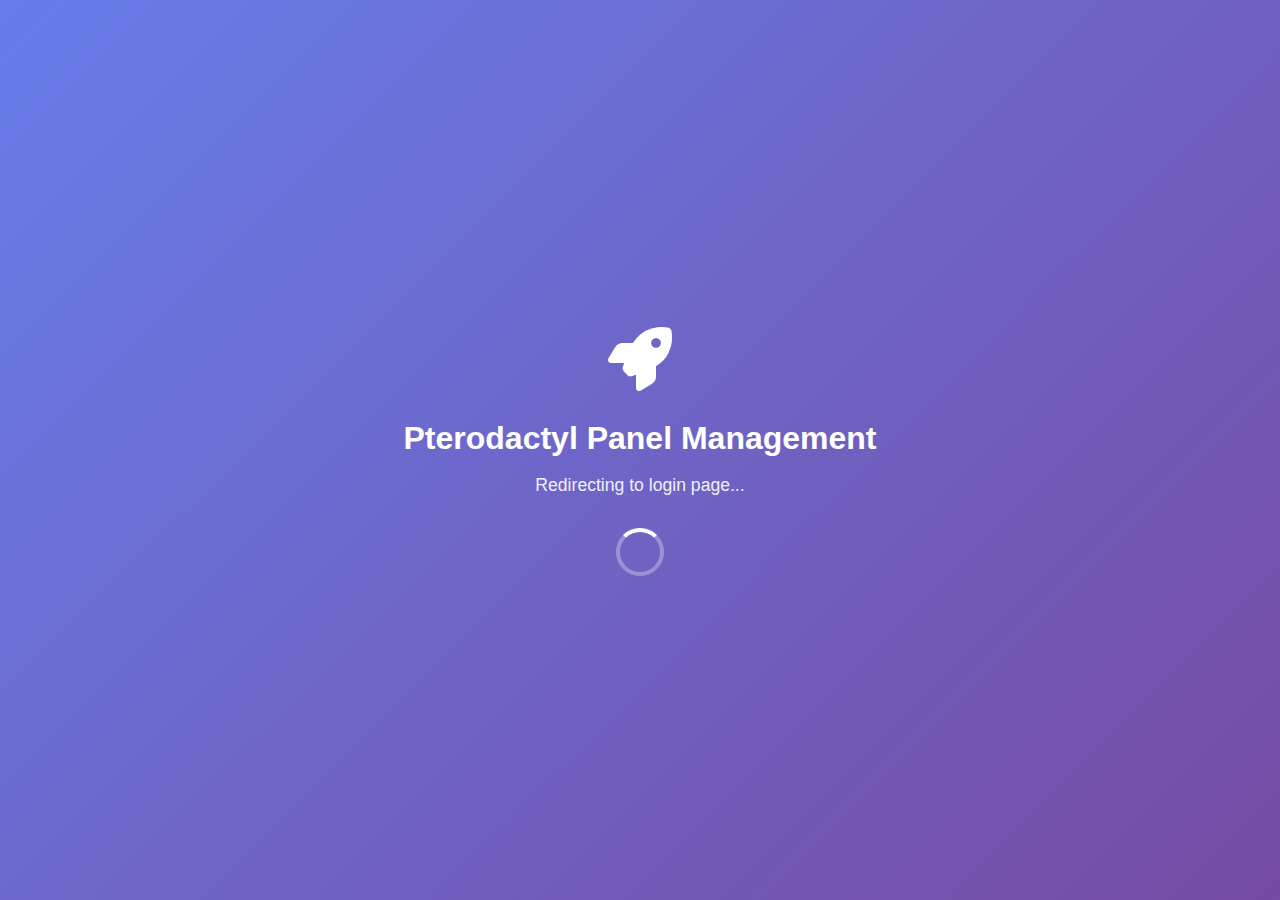
<file: public/index.html>
<!DOCTYPE html>
<html lang="en">
<head>
    <meta charset="UTF-8">
    <meta name="viewport" content="width=device-width, initial-scale=1.0">
    <title>Pterodactyl Panel Management</title>
    <link href="https://cdnjs.cloudflare.com/ajax/libs/font-awesome/6.4.0/css/all.min.css" rel="stylesheet">
    <style>
        body {
            font-family: 'Inter', sans-serif;
            background: linear-gradient(135deg, #667eea 0%, #764ba2 100%);
            min-height: 100vh;
            display: flex;
            justify-content: center;
            align-items: center;
            margin: 0;
            color: white;
        }
        .container {
            text-align: center;
            padding: 2rem;
        }
        .logo {
            font-size: 4rem;
            margin-bottom: 1rem;
        }
        h1 {
            font-size: 2rem;
            margin-bottom: 1rem;
        }
        p {
            font-size: 1.1rem;
            margin-bottom: 2rem;
            opacity: 0.9;
        }
        .spinner {
            width: 40px;
            height: 40px;
            border: 4px solid rgba(255,255,255,0.3);
            border-top: 4px solid white;
            border-radius: 50%;
            animation: spin 1s linear infinite;
            margin: 0 auto;
        }
        @keyframes spin {
            0% { transform: rotate(0deg); }
            100% { transform: rotate(360deg); }
        }
    </style>
</head>
<body>
    <div class="container">
        <div class="logo"><i class="fas fa-rocket"></i></div>
        <h1>Pterodactyl Panel Management</h1>
        <p>Redirecting to login page...</p>
        <div class="spinner"></div>
    </div>

    <script>
        setTimeout(() => {
            window.location.href = 'login.html';
        }, 2000);
    </script>
</body>
</html>
</file>
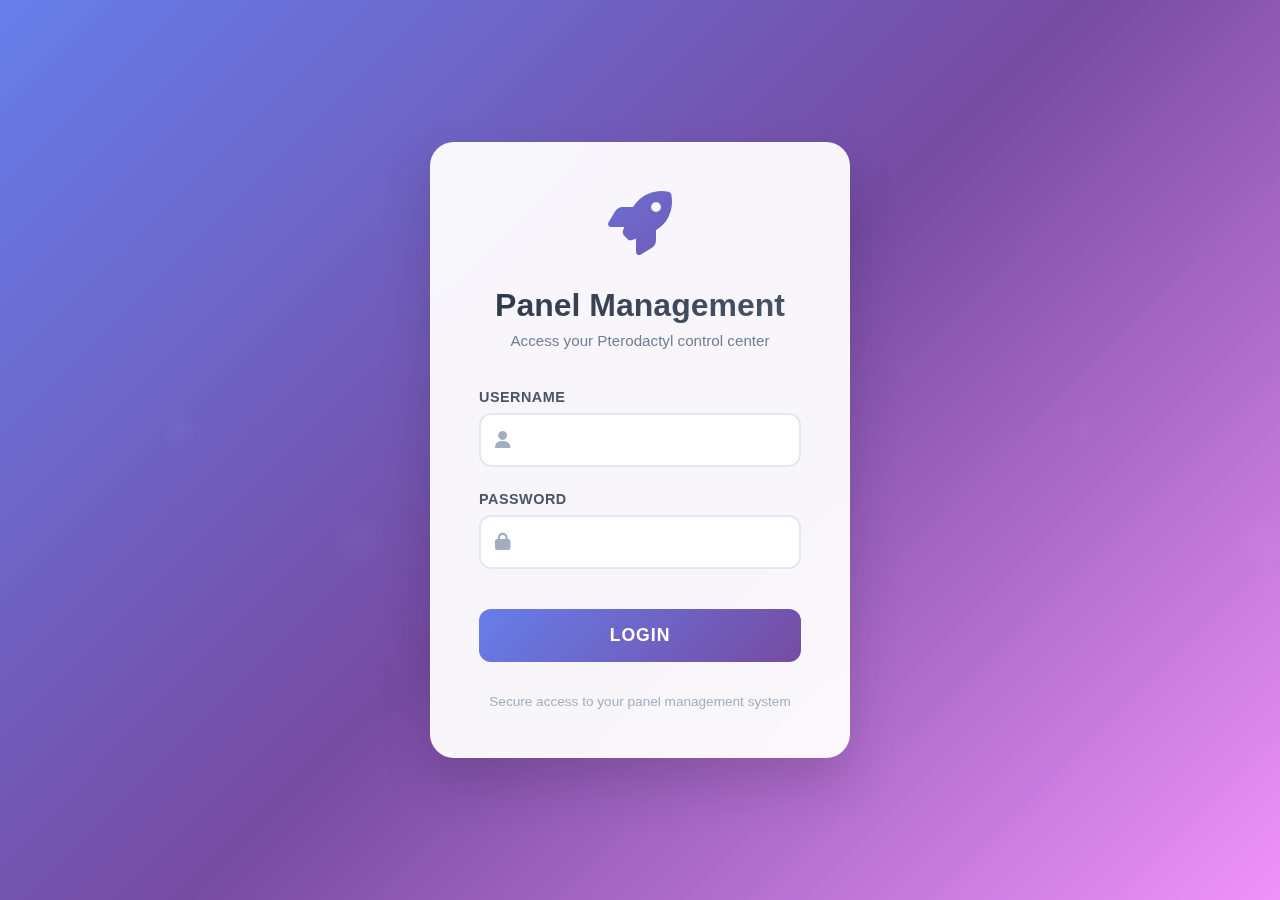
<file: public/dashboard.html>
<!DOCTYPE html>
<html lang="en">
<head>
    <meta charset="UTF-8">
    <meta name="viewport" content="width=device-width, initial-scale=1.0">
    <title>Pterodactyl Dashboard</title>
    <link href="https://cdnjs.cloudflare.com/ajax/libs/font-awesome/6.4.0/css/all.min.css" rel="stylesheet">
    <style>
        * {
            margin: 0;
            padding: 0;
            box-sizing: border-box;
        }

        body {
            font-family: 'Inter', -apple-system, BlinkMacSystemFont, 'Segoe UI', Roboto, sans-serif;
            background: #f7fafc;
            color: #2d3748;
            line-height: 1.6;
        }

        .sidebar {
            position: fixed;
            left: 0;
            top: 0;
            width: 280px;
            height: 100vh;
            background: linear-gradient(180deg, #1a202c 0%, #2d3748 100%);
            color: white;
            padding: 2rem 0;
            z-index: 1000;
            transition: transform 0.3s ease;
            overflow-y: auto;
        }

        .sidebar-header {
            padding: 0 2rem 2rem;
            border-bottom: 1px solid rgba(255, 255, 255, 0.1);
            margin-bottom: 2rem;
        }

        .sidebar-header h2 {
            font-size: 1.5rem;
            font-weight: 700;
            margin-bottom: 0.5rem;
            background: linear-gradient(135deg, #667eea, #764ba2);
            -webkit-background-clip: text;
            -webkit-text-fill-color: transparent;
            background-clip: text;
        }

        .sidebar-header p {
            color: #a0aec0;
            font-size: 0.9rem;
        }

        .nav-menu {
            list-style: none;
        }

        .nav-item {
            margin-bottom: 0.5rem;
        }

        .nav-link {
            display: flex;
            align-items: center;
            padding: 1rem 2rem;
            color: #e2e8f0;
            text-decoration: none;
            transition: all 0.3s ease;
            border-left: 3px solid transparent;
        }

        .nav-link:hover, .nav-link.active {
            background: rgba(102, 126, 234, 0.1);
            border-left-color: #667eea;
            color: white;
        }

        .nav-link i {
            margin-right: 1rem;
            width: 20px;
            text-align: center;
        }

        .main-content {
            margin-left: 280px;
            min-height: 100vh;
            padding: 2rem;
            transition: margin-left 0.3s ease;
        }

        .header {
            background: white;
            padding: 1.5rem 2rem;
            border-radius: 16px;
            box-shadow: 0 4px 6px rgba(0, 0, 0, 0.05);
            margin-bottom: 2rem;
            display: flex;
            justify-content: space-between;
            align-items: center;
        }

        .header h1 {
            font-size: 2rem;
            font-weight: 700;
            background: linear-gradient(135deg, #2d3748, #4a5568);
            -webkit-background-clip: text;
            -webkit-text-fill-color: transparent;
            background-clip: text;
        }

        .header-actions {
            display: flex;
            gap: 1rem;
            align-items: center;
        }

        .user-info {
            display: flex;
            align-items: center;
            gap: 0.75rem;
            padding: 0.5rem 1rem;
            background: #f7fafc;
            border-radius: 12px;
        }

        .user-avatar {
            width: 40px;
            height: 40px;
            border-radius: 50%;
            background: linear-gradient(135deg, #667eea, #764ba2);
            display: flex;
            align-items: center;
            justify-content: center;
            color: white;
            font-weight: 600;
        }

        .stats-grid {
            display: grid;
            grid-template-columns: repeat(auto-fit, minmax(280px, 1fr));
            gap: 1.5rem;
            margin-bottom: 2rem;
        }

        .stat-card {
            background: white;
            padding: 2rem;
            border-radius: 16px;
            box-shadow: 0 4px 6px rgba(0, 0, 0, 0.05);
            position: relative;
            overflow: hidden;
            transition: transform 0.3s ease, box-shadow 0.3s ease;
        }

        .stat-card:hover {
            transform: translateY(-4px);
            box-shadow: 0 12px 25px rgba(0, 0, 0, 0.1);
        }

        .stat-card::before {
            content: '';
            position: absolute;
            top: 0;
            left: 0;
            width: 100%;
            height: 4px;
            background: linear-gradient(135deg, #667eea, #764ba2);
        }

        .stat-icon {
            width: 60px;
            height: 60px;
            border-radius: 16px;
            background: linear-gradient(135deg, #667eea, #764ba2);
            display: flex;
            align-items: center;
            justify-content: center;
            color: white;
            font-size: 1.5rem;
            margin-bottom: 1rem;
        }

        .stat-number {
            font-size: 2.5rem;
            font-weight: 700;
            color: #2d3748;
            margin-bottom: 0.5rem;
            display: block;
        }

        .stat-label {
            color: #718096;
            font-size: 1rem;
            font-weight: 500;
        }

        .content-section {
            background: white;
            border-radius: 16px;
            box-shadow: 0 4px 6px rgba(0, 0, 0, 0.05);
            margin-bottom: 2rem;
            overflow: hidden;
            display: none;
        }

        .content-section.active {
            display: block;
            animation: slideIn 0.5s ease;
        }

        @keyframes slideIn {
            from {
                opacity: 0;
                transform: translateY(20px);
            }
            to {
                opacity: 1;
                transform: translateY(0);
            }
        }

        .section-header {
            padding: 2rem;
            border-bottom: 1px solid #e2e8f0;
            background: linear-gradient(135deg, #f7fafc, #edf2f7);
        }

        .section-title {
            font-size: 1.5rem;
            font-weight: 700;
            color: #2d3748;
            margin-bottom: 0.5rem;
        }

        .section-subtitle {
            color: #718096;
            font-size: 0.95rem;
        }

        .section-content {
            padding: 2rem;
        }

        .form-grid {
            display: grid;
            grid-template-columns: repeat(auto-fit, minmax(250px, 1fr));
            gap: 1.5rem;
        }

        .form-group {
            margin-bottom: 1.5rem;
        }

        .form-label {
            display: block;
            margin-bottom: 0.5rem;
            color: #4a5568;
            font-weight: 600;
            font-size: 0.9rem;
        }

        .form-input {
            width: 100%;
            padding: 0.875rem 1rem;
            border: 2px solid #e2e8f0;
            border-radius: 12px;
            font-size: 1rem;
            transition: all 0.3s ease;
            background: #f7fafc;
        }

        .form-input:focus {
            outline: none;
            border-color: #667eea;
            background: white;
            box-shadow: 0 0 0 3px rgba(102, 126, 234, 0.1);
        }

        .btn {
            display: inline-flex;
            align-items: center;
            gap: 0.5rem;
            padding: 0.875rem 1.5rem;
            border: none;
            border-radius: 12px;
            font-size: 1rem;
            font-weight: 600;
            cursor: pointer;
            transition: all 0.3s ease;
            text-decoration: none;
            text-align: center;
        }

        .btn-primary {
            background: linear-gradient(135deg, #667eea, #764ba2);
            color: white;
        }

        .btn-primary:hover {
            transform: translateY(-2px);
            box-shadow: 0 8px 20px rgba(102, 126, 234, 0.3);
        }

        .btn-danger {
            background: linear-gradient(135deg, #e53e3e, #c53030);
            color: white;
        }

        .btn-danger:hover {
            transform: translateY(-2px);
            box-shadow: 0 8px 20px rgba(229, 62, 62, 0.3);
        }

        .btn-secondary {
            background: #edf2f7;
            color: #4a5568;
        }

        .btn-secondary:hover {
            background: #e2e8f0;
        }

        .item-list {
            max-height: 400px;
            overflow-y: auto;
            border: 2px solid #e2e8f0;
            border-radius: 12px;
            background: #f7fafc;
        }

        .list-item {
            padding: 1.5rem;
            border-bottom: 1px solid #e2e8f0;
            display: flex;
            justify-content: space-between;
            align-items: center;
            background: white;
            transition: background 0.3s ease;
        }

        .list-item:hover {
            background: #f7fafc;
        }

        .list-item:last-child {
            border-bottom: none;
        }

        .item-info h4 {
            font-weight: 600;
            color: #2d3748;
            margin-bottom: 0.25rem;
        }

        .item-info p {
            color: #718096;
            font-size: 0.9rem;
        }

        .item-actions {
            display: flex;
            gap: 0.5rem;
        }

        .message {
            padding: 1rem 1.5rem;
            border-radius: 12px;
            margin-bottom: 1rem;
            font-weight: 500;
            display: flex;
            align-items: center;
            gap: 0.75rem;
        }

        .message.success {
            background: linear-gradient(135deg, #c6f6d5, #9ae6b4);
            color: #22543d;
            border: 1px solid #68d391;
        }

        .message.error {
            background: linear-gradient(135deg, #fed7d7, #feb2b2);
            color: #742a2a;
            border: 1px solid #fc8181;
        }

        .hidden {
            display: none !important;
        }

        .mobile-toggle {
            display: none;
            position: fixed;
            top: 1rem;
            left: 1rem;
            z-index: 1001;
            background: #2d3748;
            color: white;
            border: none;
            padding: 0.75rem;
            border-radius: 12px;
            cursor: pointer;
        }

        @media (max-width: 768px) {
            .sidebar {
                transform: translateX(-100%);
            }
            
            .sidebar.active {
                transform: translateX(0);
            }
            
            .main-content {
                margin-left: 0;
                padding: 1rem;
            }
            
            .mobile-toggle {
                display: block;
            }
            
            .header {
                padding: 1rem;
                margin-top: 3rem;
            }
            
            .header h1 {
                font-size: 1.5rem;
            }
            
            .stats-grid {
                grid-template-columns: 1fr;
                gap: 1rem;
            }
            
            .form-grid {
                grid-template-columns: 1fr;
            }
        }

        .logout-btn {
            position: fixed;
            top: 1rem;
            right: 1rem;
            z-index: 1001;
        }

        .loading {
            display: inline-block;
            width: 20px;
            height: 20px;
            border: 2px solid #ffffff;
            border-radius: 50%;
            border-top-color: transparent;
            animation: spin 1s ease-in-out infinite;
        }

        @keyframes spin {
            to { transform: rotate(360deg); }
        }
    </style>
</head>
<body>
    <button class="mobile-toggle" onclick="toggleSidebar()">
        <i class="fas fa-bars"></i>
    </button>

    <button id="logoutBtn" class="btn btn-danger logout-btn">
        <i class="fas fa-sign-out-alt"></i>
        Logout
    </button>

    <nav class="sidebar" id="sidebar">
        <div class="sidebar-header">
            <h2><i class="fas fa-rocket"></i> Panel Control</h2>
            <p id="welcomeUser">Welcome back</p>
        </div>
        <ul class="nav-menu">
            <li class="nav-item">
                <a href="#" class="nav-link active" data-section="dashboard">
                    <i class="fas fa-tachometer-alt"></i>
                    Dashboard
                </a>
            </li>
            <li class="nav-item">
                <a href="#" class="nav-link" data-section="servers">
                    <i class="fas fa-server"></i>
                    Server Management
                </a>
            </li>
            <li class="nav-item">
                <a href="#" class="nav-link" data-section="admins">
                    <i class="fas fa-users-cog"></i>
                    Admin Management
                </a>
            </li>
            <li class="nav-item">
                <a href="#" class="nav-link" data-section="create">
                    <i class="fas fa-plus"></i>
                    Create Resources
                </a>
            </li>
            <li class="nav-item">
                <a href="#" class="nav-link" data-section="bulk">
                    <i class="fas fa-trash"></i>
                    Bulk Operations
                </a>
            </li>
        </ul>
    </nav>

    <main class="main-content">
        <header class="header">
            <h1><i class="fas fa-chart-line"></i> Control Dashboard</h1>
            <div class="header-actions">
                <div class="user-info">
                    <div class="user-avatar" id="userAvatar">A</div>
                    <span id="currentUser">Admin</span>
                </div>
            </div>
        </header>

        <div id="globalMessage" class="hidden"></div>

        <section id="dashboard-section" class="content-section active">
            <div class="stats-grid">
                <div class="stat-card">
                    <div class="stat-icon">
                        <i class="fas fa-power-off"></i>
                    </div>
                    <span id="activeServers" class="stat-number">0</span>
                    <span class="stat-label">Active Servers</span>
                </div>
                <div class="stat-card">
                    <div class="stat-icon">
                        <i class="fas fa-server"></i>
                    </div>
                    <span id="totalServers" class="stat-number">0</span>
                    <span class="stat-label">Total Servers</span>
                </div>
                <div class="stat-card">
                    <div class="stat-icon">
                        <i class="fas fa-users-cog"></i>
                    </div>
                    <span id="totalAdmins" class="stat-number">0</span>
                    <span class="stat-label">Total Admins</span>
                </div>
                <div class="stat-card">
                    <div class="stat-icon">
                        <i class="fas fa-clock"></i>
                    </div>
                    <span id="uptime" class="stat-number">24h</span>
                    <span class="stat-label">System Uptime</span>
                </div>
            </div>

            <div class="content-section active">
                <div class="section-header">
                    <h2 class="section-title">Quick Actions</h2>
                    <p class="section-subtitle">Most used actions for quick access</p>
                </div>
                <div class="section-content">
                    <div class="form-grid">
                        <button class="btn btn-primary" onclick="showSection('create')">
                            <i class="fas fa-plus"></i>
                            Create New Server
                        </button>
                        <button class="btn btn-primary" onclick="showSection('admins')">
                            <i class="fas fa-user-plus"></i>
                            Add Admin
                        </button>
                        <button class="btn btn-secondary" onclick="refreshAllData()">
                            <i class="fas fa-sync-alt"></i>
                            Refresh Data
                        </button>
                        <button class="btn btn-secondary" onclick="showSection('servers')">
                            <i class="fas fa-list"></i>
                            View All Servers
                        </button>
                    </div>
                </div>
            </div>
        </section>

        <section id="servers-section" class="content-section">
            <div class="section-header">
                <h2 class="section-title">Server Management</h2>
                <p class="section-subtitle">Manage and monitor all your servers</p>
            </div>
            <div class="section-content">
                <div style="margin-bottom: 1.5rem;">
                    <button class="btn btn-primary" onclick="loadServerList()">
                        <i class="fas fa-sync-alt"></i>
                        Refresh Servers
                    </button>
                </div>
                <div id="serverList" class="item-list">
                    <div style="padding: 2rem; text-align: center; color: #718096;">
                        <i class="fas fa-server" style="font-size: 3rem; margin-bottom: 1rem; opacity: 0.3;"></i>
                        <p>Click refresh to load servers</p>
                    </div>
                </div>
            </div>
        </section>

        <section id="admins-section" class="content-section">
            <div class="section-header">
                <h2 class="section-title">Admin Management</h2>
                <p class="section-subtitle">Manage admin users and permissions</p>
            </div>
            <div class="section-content">
                <div style="margin-bottom: 1.5rem;">
                    <button class="btn btn-primary" onclick="loadAdminList()">
                        <i class="fas fa-sync-alt"></i>
                        Refresh Admins
                    </button>
                </div>
                <div id="adminList" class="item-list">
                    <div style="padding: 2rem; text-align: center; color: #718096;">
                        <i class="fas fa-users-cog" style="font-size: 3rem; margin-bottom: 1rem; opacity: 0.3;"></i>
                        <p>Click refresh to load admins</p>
                    </div>
                </div>
            </div>
        </section>

        <section id="create-section" class="content-section">
            <div class="section-header">
                <h2 class="section-title">Create Resources</h2>
                <p class="section-subtitle">Create new servers and admin accounts</p>
            </div>
            <div class="section-content">
                <div class="form-grid">
                    <div>
                        <h3 style="margin-bottom: 1.5rem; color: #2d3748;"><i class="fas fa-server"></i> Create Server</h3>
                        <form id="createServerForm">
                            <div class="form-group">
                                <label class="form-label">Username</label>
                                <input type="text" class="form-input" id="serverUsername" required>
                            </div>
                            <div class="form-group">
                                <label class="form-label">Email</label>
                                <input type="email" class="form-input" id="serverEmail" required>
                            </div>
                            <div class="form-group">
                                <label class="form-label">RAM (MB) - 0 = Unlimited</label>
                                <input type="number" class="form-input" id="serverRam" min="0" value="1000">
                            </div>
                            <div class="form-group">
                                <label class="form-label">Disk (MB) - 0 = Unlimited</label>
                                <input type="number" class="form-input" id="serverDisk" min="0" value="1000">
                            </div>
                            <div class="form-group">
                                <label class="form-label">CPU (%) - 0 = Unlimited</label>
                                <input type="number" class="form-input" id="serverCpu" min="0" max="500" value="100">
                            </div>
                            <div class="form-group">
                                <label class="form-label">Telegram ID (Optional)</label>
                                <input type="text" class="form-input" id="telegramId">
                            </div>
                            <button type="submit" class="btn btn-primary">
                                <i class="fas fa-plus"></i>
                                Create Server
                            </button>
                        </form>
                    </div>

                    <div>
                        <h3 style="margin-bottom: 1.5rem; color: #2d3748;"><i class="fas fa-user-shield"></i> Create Admin</h3>
                        <form id="createAdminForm">
                            <div class="form-group">
                                <label class="form-label">Username</label>
                                <input type="text" class="form-input" id="adminUsername" required>
                            </div>
                            <div class="form-group">
                                <label class="form-label">Email</label>
                                <input type="email" class="form-input" id="adminEmail" required>
                            </div>
                            <button type="submit" class="btn btn-primary">
                                <i class="fas fa-user-plus"></i>
                                Create Admin
                            </button>
                        </form>
                    </div>
                </div>
            </div>
        </section>

        <section id="bulk-section" class="content-section">
            <div class="section-header">
                <h2 class="section-title">Bulk Operations</h2>
                <p class="section-subtitle">Perform bulk actions on servers and users</p>
            </div>
            <div class="section-content">
                <div class="form-grid">
                    <div style="padding: 2rem; background: #fed7d7; border-radius: 12px; border: 1px solid #fc8181;">
                        <h3 style="color: #742a2a; margin-bottom: 1rem;"><i class="fas fa-exclamation-triangle"></i> Danger Zone</h3>
                        <p style="color: #742a2a; margin-bottom: 1.5rem;">These actions cannot be undone. Please proceed with caution.</p>
                        <div style="display: flex; gap: 1rem; flex-wrap: wrap;">
                            <button class="btn btn-danger" onclick="deleteAllServers()">
                                <i class="fas fa-server"></i>
                                Delete All Servers
                            </button>
                            <button class="btn btn-danger" onclick="deleteAllUsers()">
                                <i class="fas fa-users"></i>
                                Delete All Users
                            </button>
                        </div>
                    </div>
                </div>
            </div>
        </section>
    </main>

    <script>
        let authData = null;

        function checkAuth() {
            const savedAuth = localStorage.getItem('authData');
            if (!savedAuth) {
                window.location.href = 'login.html';
                return false;
            }
            authData = JSON.parse(savedAuth);
            document.getElementById('currentUser').textContent = authData.username;
            document.getElementById('userAvatar').textContent = authData.username.charAt(0).toUpperCase();
            document.getElementById('welcomeUser').textContent = `Welcome back, ${authData.username}`;
            return true;
        }

        function showSection(sectionName) {
            document.querySelectorAll('.content-section').forEach(section => {
                section.classList.remove('active');
            });
            document.querySelectorAll('.nav-link').forEach(link => {
                link.classList.remove('active');
            });

            document.getElementById(`${sectionName}-section`).classList.add('active');
            document.querySelector(`[data-section="${sectionName}"]`).classList.add('active');

            if (window.innerWidth <= 768) {
                document.getElementById('sidebar').classList.remove('active');
            }
        }

        function toggleSidebar() {
            document.getElementById('sidebar').classList.toggle('active');
        }

        document.querySelectorAll('.nav-link').forEach(link => {
            link.addEventListener('click', (e) => {
                e.preventDefault();
                const section = link.getAttribute('data-section');
                showSection(section);
            });
        });

        document.getElementById('logoutBtn').addEventListener('click', () => {
            localStorage.removeItem('authData');
            window.location.href = 'login.html';
        });

        async function loadDashboardData() {
            try {
                const [serverStatus, servers, admins] = await Promise.all([
                    fetch('/api/server-status').then(r => r.json()),
                    fetch('/api/servers').then(r => r.json()),
                    fetch('/api/admins').then(r => r.json())
                ]);

                document.getElementById('activeServers').textContent = serverStatus.activeServers || 0;
                document.getElementById('totalServers').textContent = Array.isArray(servers) ? servers.length : 0;
                document.getElementById('totalAdmins').textContent = Array.isArray(admins) ? admins.length : 0;
            } catch (error) {
                console.error('Failed to load dashboard data:', error);
                showMessage('Failed to load dashboard data', 'error');
            }
        }

        async function loadServerList() {
            try {
                const response = await fetch('/api/servers');
                const servers = await response.json();
                const serverList = document.getElementById('serverList');
                
                if (!Array.isArray(servers) || servers.length === 0) {
                    serverList.innerHTML = `
                        <div style="padding: 2rem; text-align: center; color: #718096;">
                            <i class="fas fa-server" style="font-size: 3rem; margin-bottom: 1rem; opacity: 0.3;"></i>
                            <p>No servers found</p>
                        </div>
                    `;
                    return;
                }

                serverList.innerHTML = servers.map(server => `
                    <div class="list-item">
                        <div class="item-info">
                            <h4><i class="fas fa-server"></i> ${server.name}</h4>
                            <p>ID: ${server.id} | RAM: ${server.limits?.memory || 'Unknown'}MB | User: ${server.username || 'Unknown'}</p>
                        </div>
                        <div class="item-actions">
                            <button class="btn btn-danger" onclick="deleteServer(${server.id})">
                                <i class="fas fa-trash"></i>
                                Delete
                            </button>
                        </div>
                    </div>
                `).join('');
            } catch (error) {
                document.getElementById('serverList').innerHTML = `
                    <div style="padding: 2rem; text-align: center; color: #e53e3e;">
                        <i class="fas fa-exclamation-triangle" style="font-size: 3rem; margin-bottom: 1rem;"></i>
                        <p>Failed to load servers</p>
                    </div>
                `;
            }
        }

        async function loadAdminList() {
            try {
                const response = await fetch('/api/admins');
                const admins = await response.json();
                const adminList = document.getElementById('adminList');
                
                if (!Array.isArray(admins) || admins.length === 0) {
                    adminList.innerHTML = `
                        <div style="padding: 2rem; text-align: center; color: #718096;">
                            <i class="fas fa-users-cog" style="font-size: 3rem; margin-bottom: 1rem; opacity: 0.3;"></i>
                            <p>No admins found</p>
                        </div>
                    `;
                    return;
                }

                adminList.innerHTML = admins.map(admin => `
                    <div class="list-item">
                        <div class="item-info">
                            <h4><i class="fas fa-user-shield"></i> ${admin.username}</h4>
                            <p>ID: ${admin.id}</p>
                        </div>
                        <div class="item-actions">
                            <button class="btn btn-danger" onclick="deleteAdmin(${admin.id})">
                                <i class="fas fa-trash"></i>
                                Delete
                            </button>
                        </div>
                    </div>
                `).join('');
            } catch (error) {
                document.getElementById('adminList').innerHTML = `
                    <div style="padding: 2rem; text-align: center; color: #e53e3e;">
                        <i class="fas fa-exclamation-triangle" style="font-size: 3rem; margin-bottom: 1rem;"></i>
                        <p>Failed to load admins</p>
                    </div>
                `;
            }
        }

        document.getElementById('createServerForm').addEventListener('submit', async (e) => {
            e.preventDefault();
            const formData = {
                username: document.getElementById('serverUsername').value,
                email: document.getElementById('serverEmail').value,
                ram: parseInt(document.getElementById('serverRam').value) || 0,
                disk: parseInt(document.getElementById('serverDisk').value) || 0,
                cpu: parseInt(document.getElementById('serverCpu').value) || 0,
                telegramId: document.getElementById('telegramId').value
            };

            if (formData.ram === 0) formData.ram = 99999;
            if (formData.disk === 0) formData.disk = 99999;
            if (formData.cpu === 0) formData.cpu = 500;

            try {
                const response = await fetch('/api/create', {
                    method: 'POST',
                    headers: { 'Content-Type': 'application/json' },
                    body: JSON.stringify(formData)
                });

                const result = await response.json();
                if (result.error) {
                    showMessage(result.error, 'error');
                } else {
                    showMessage(`Server created! Username: ${result.username}, Password: ${result.password}`, 'success');
                    document.getElementById('createServerForm').reset();
                    loadDashboardData();
                }
            } catch (error) {
                showMessage('Failed to create server: ' + error.message, 'error');
            }
        });

        document.getElementById('createAdminForm').addEventListener('submit', async (e) => {
            e.preventDefault();
            const formData = {
                username: document.getElementById('adminUsername').value,
                email: document.getElementById('adminEmail').value
            };

            try {
                const response = await fetch('/api/create-admin', {
                    method: 'POST',
                    headers: { 'Content-Type': 'application/json' },
                    body: JSON.stringify(formData)
                });

                const result = await response.json();
                if (result.error) {
                    showMessage(result.error, 'error');
                } else {
                    showMessage(`Admin created! Username: ${result.username}, Password: ${result.password}`, 'success');
                    document.getElementById('createAdminForm').reset();
                    loadDashboardData();
                }
            } catch (error) {
                showMessage('Failed to create admin: ' + error.message, 'error');
            }
        });

        async function deleteServer(id) {
            if (confirm('Are you sure you want to delete this server?')) {
                try {
                    await fetch(`/api/server/${id}`, { method: 'DELETE' });
                    showMessage('Server deleted successfully', 'success');
                    loadServerList();
                    loadDashboardData();
                } catch (error) {
                    showMessage('Failed to delete server: ' + error.message, 'error');
                }
            }
        }

        async function deleteAdmin(id) {
            if (confirm('Are you sure you want to delete this admin?')) {
                try {
                    await fetch(`/api/admin/${id}`, { method: 'DELETE' });
                    showMessage('Admin deleted successfully', 'success');
                    loadAdminList();
                    loadDashboardData();
                } catch (error) {
                    showMessage('Failed to delete admin: ' + error.message, 'error');
                }
            }
        }

        async function deleteAllServers() {
            if (confirm('⚠️ WARNING: This will delete ALL servers. Are you absolutely sure?')) {
                try {
                    const response = await fetch('/api/delete-all-servers', { method: 'POST' });
                    const result = await response.json();
                    showMessage(`Deleted ${result.deletedCount} servers`, 'success');
                    loadServerList();
                    loadDashboardData();
                } catch (error) {
                    showMessage('Failed to delete servers: ' + error.message, 'error');
                }
            }
        }

        async function deleteAllUsers() {
            if (confirm('⚠️ WARNING: This will delete ALL users (except admin). Are you absolutely sure?')) {
                try {
                    const response = await fetch('/api/delete-all-users', { method: 'POST' });
                    const result = await response.json();
                    showMessage(`Deleted ${result.deletedCount} users`, 'success');
                    loadDashboardData();
                } catch (error) {
                    showMessage('Failed to delete users: ' + error.message, 'error');
                }
            }
        }

        function refreshAllData() {
            loadDashboardData();
            loadServerList();
            loadAdminList();
            showMessage('Data refreshed successfully', 'success');
        }

        function showMessage(message, type = 'success') {
            const messageDiv = document.getElementById('globalMessage');
            messageDiv.innerHTML = `
                <div class="message ${type}">
                    <i class="fas fa-${type === 'success' ? 'check-circle' : 'exclamation-triangle'}"></i>
                    ${message}
                </div>
            `;
            messageDiv.classList.remove('hidden');
            setTimeout(() => messageDiv.classList.add('hidden'), 5000);
        }

        if (checkAuth()) {
            loadDashboardData();
        }

        setInterval(() => {
            const now = new Date();
            const uptime = `${now.getHours()}h ${now.getMinutes()}m`;
            document.getElementById('uptime').textContent = uptime;
        }, 60000);
    </script>
</body>
</html>
</file>
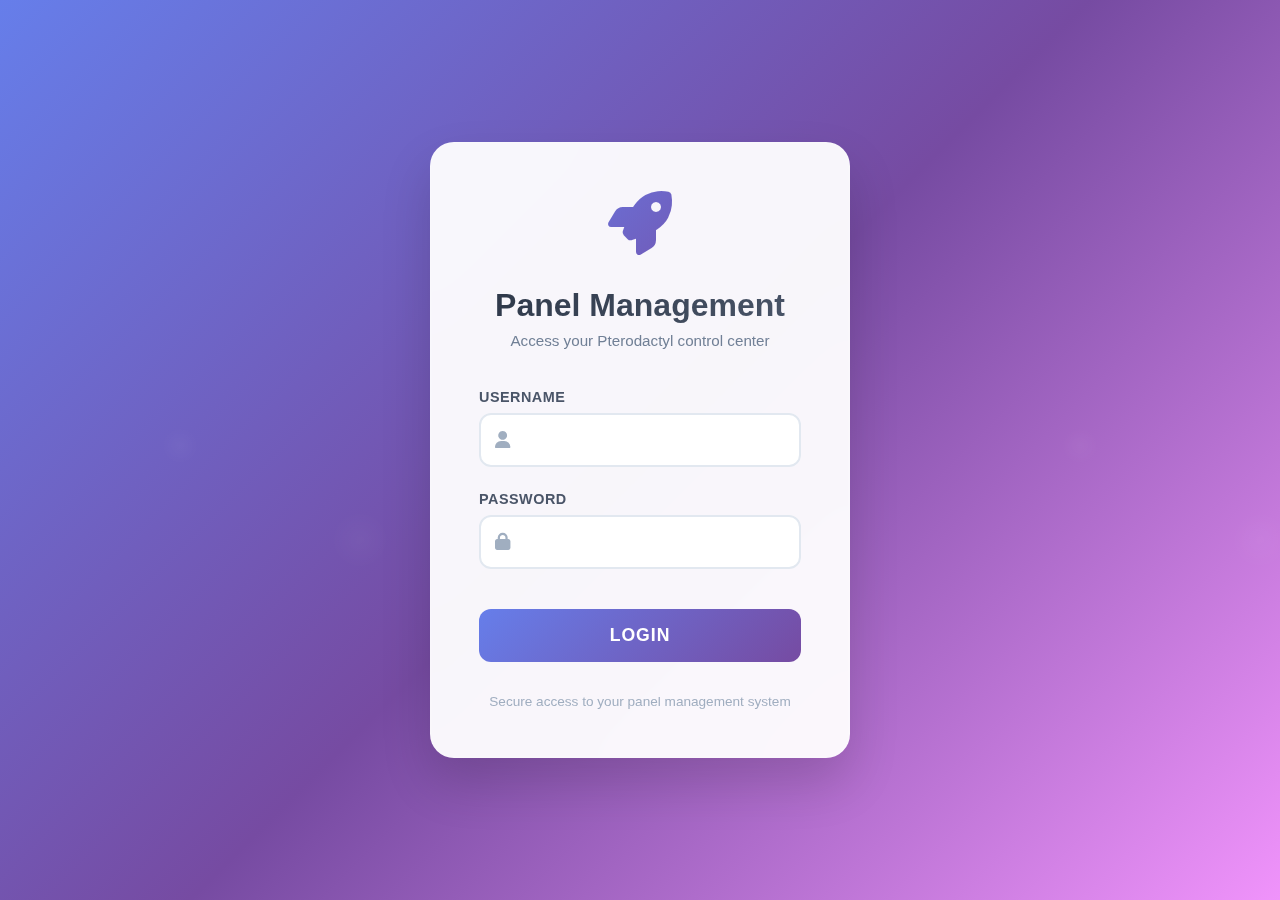
<file: public/login.html>
<!DOCTYPE html>
<html lang="en">
<head>
    <meta charset="UTF-8">
    <meta name="viewport" content="width=device-width, initial-scale=1.0">
    <title>Pterodactyl Panel Management - Login</title>
    <link href="https://cdnjs.cloudflare.com/ajax/libs/font-awesome/6.4.0/css/all.min.css" rel="stylesheet">
    <style>
        * {
            margin: 0;
            padding: 0;
            box-sizing: border-box;
        }

        body {
            font-family: 'Inter', -apple-system, BlinkMacSystemFont, 'Segoe UI', Roboto, sans-serif;
            background: linear-gradient(135deg, #667eea 0%, #764ba2 50%, #f093fb 100%);
            min-height: 100vh;
            display: flex;
            justify-content: center;
            align-items: center;
            overflow: hidden;
            position: relative;
        }

        body::before {
            content: '';
            position: absolute;
            top: 0;
            left: 0;
            width: 100%;
            height: 100%;
            background: url('data:image/svg+xml,<svg xmlns="http://www.w3.org/2000/svg" viewBox="0 0 100 100"><defs><radialGradient id="a" cx="50%" cy="50%" r="50%"><stop offset="0%" stop-color="rgba(255,255,255,0.1)"/><stop offset="100%" stop-color="rgba(255,255,255,0)"/></radialGradient></defs><circle cx="20" cy="20" r="2" fill="url(%23a)"><animate attributeName="cy" values="20;80;20" dur="3s" repeatCount="indefinite"/></circle><circle cx="80" cy="80" r="3" fill="url(%23a)"><animate attributeName="cx" values="80;20;80" dur="4s" repeatCount="indefinite"/></circle><circle cx="40" cy="60" r="1" fill="url(%23a)"><animate attributeName="r" values="1;4;1" dur="2s" repeatCount="indefinite"/></circle></svg>');
            opacity: 0.3;
            animation: float 20s ease-in-out infinite;
        }

        @keyframes float {
            0%, 100% { transform: translateY(0px) rotate(0deg); }
            50% { transform: translateY(-20px) rotate(180deg); }
        }

        .login-container {
            background: rgba(255, 255, 255, 0.95);
            backdrop-filter: blur(20px);
            border: 1px solid rgba(255, 255, 255, 0.2);
            padding: 3rem;
            border-radius: 24px;
            box-shadow: 
                0 25px 50px rgba(0, 0, 0, 0.15),
                0 0 0 1px rgba(255, 255, 255, 0.1) inset;
            width: 100%;
            max-width: 420px;
            position: relative;
            transform: translateY(0);
            animation: slideIn 0.8s cubic-bezier(0.25, 0.46, 0.45, 0.94);
        }

        @keyframes slideIn {
            from {
                opacity: 0;
                transform: translateY(30px);
            }
            to {
                opacity: 1;
                transform: translateY(0);
            }
        }

        .logo {
            text-align: center;
            margin-bottom: 2rem;
        }

        .logo i {
            font-size: 4rem;
            background: linear-gradient(135deg, #667eea, #764ba2);
            -webkit-background-clip: text;
            -webkit-text-fill-color: transparent;
            background-clip: text;
            margin-bottom: 1rem;
            display: block;
        }

        h1 {
            text-align: center;
            color: #2d3748;
            margin-bottom: 0.5rem;
            font-size: 2rem;
            font-weight: 700;
            background: linear-gradient(135deg, #2d3748, #4a5568);
            -webkit-background-clip: text;
            -webkit-text-fill-color: transparent;
            background-clip: text;
        }

        .subtitle {
            text-align: center;
            color: #718096;
            margin-bottom: 2.5rem;
            font-size: 0.95rem;
        }

        .form-group {
            margin-bottom: 1.5rem;
            position: relative;
        }

        label {
            display: block;
            margin-bottom: 0.5rem;
            color: #4a5568;
            font-weight: 600;
            font-size: 0.9rem;
            text-transform: uppercase;
            letter-spacing: 0.5px;
        }

        .input-wrapper {
            position: relative;
        }

        .input-wrapper i {
            position: absolute;
            left: 1rem;
            top: 50%;
            transform: translateY(-50%);
            color: #a0aec0;
            font-size: 1.1rem;
            z-index: 2;
        }

        input {
            width: 100%;
            padding: 1rem 1rem 1rem 3rem;
            border: 2px solid #e2e8f0;
            border-radius: 12px;
            font-size: 1rem;
            background: rgba(255, 255, 255, 0.8);
            backdrop-filter: blur(10px);
            transition: all 0.3s cubic-bezier(0.25, 0.46, 0.45, 0.94);
            font-family: inherit;
        }

        input:focus {
            outline: none;
            border-color: #667eea;
            background: rgba(255, 255, 255, 0.95);
            box-shadow: 0 0 0 3px rgba(102, 126, 234, 0.1);
            transform: translateY(-2px);
        }

        input:focus + i {
            color: #667eea;
        }

        .login-btn {
            width: 100%;
            padding: 1rem;
            background: linear-gradient(135deg, #667eea 0%, #764ba2 100%);
            color: white;
            border: none;
            border-radius: 12px;
            font-size: 1.1rem;
            font-weight: 600;
            cursor: pointer;
            transition: all 0.3s cubic-bezier(0.25, 0.46, 0.45, 0.94);
            position: relative;
            overflow: hidden;
            text-transform: uppercase;
            letter-spacing: 1px;
            margin-top: 1rem;
        }

        .login-btn:before {
            content: '';
            position: absolute;
            top: 0;
            left: -100%;
            width: 100%;
            height: 100%;
            background: linear-gradient(90deg, transparent, rgba(255,255,255,0.2), transparent);
            transition: left 0.5s;
        }

        .login-btn:hover:before {
            left: 100%;
        }

        .login-btn:hover {
            transform: translateY(-2px);
            box-shadow: 0 15px 30px rgba(102, 126, 234, 0.4);
        }

        .login-btn:active {
            transform: translateY(0);
        }

        .login-btn:disabled {
            background: #cbd5e0;
            cursor: not-allowed;
            transform: none;
            box-shadow: none;
        }

        .error {
            color: #e53e3e;
            background: linear-gradient(135deg, #fed7d7, #feb2b2);
            padding: 1rem;
            border-radius: 12px;
            margin-bottom: 1.5rem;
            text-align: center;
            border: 1px solid #fc8181;
            font-weight: 500;
            animation: shake 0.5s ease-in-out;
        }

        @keyframes shake {
            0%, 100% { transform: translateX(0); }
            25% { transform: translateX(-5px); }
            75% { transform: translateX(5px); }
        }

        .hidden {
            display: none !important;
        }

        .loading-spinner {
            display: inline-block;
            width: 20px;
            height: 20px;
            border: 2px solid #ffffff;
            border-radius: 50%;
            border-top-color: transparent;
            animation: spin 1s ease-in-out infinite;
            margin-right: 10px;
        }

        @keyframes spin {
            to { transform: rotate(360deg); }
        }

        .footer {
            text-align: center;
            margin-top: 2rem;
            color: #a0aec0;
            font-size: 0.85rem;
        }

        @media (max-width: 480px) {
            .login-container {
                margin: 1rem;
                padding: 2rem;
            }
            
            h1 {
                font-size: 1.5rem;
            }
            
            .logo i {
                font-size: 3rem;
            }
        }
    </style>
</head>
<body>
    <div class="login-container">
        <div class="logo">
            <i class="fas fa-rocket"></i>
        </div>
        <h1>Panel Management</h1>
        <p class="subtitle">Access your Pterodactyl control center</p>
        
        <div id="loginError" class="error hidden"></div>
        
        <form id="loginForm">
            <div class="form-group">
                <label for="username">Username</label>
                <div class="input-wrapper">
                    <input type="text" id="username" name="username" required autocomplete="username">
                    <i class="fas fa-user"></i>
                </div>
            </div>
            
            <div class="form-group">
                <label for="password">Password</label>
                <div class="input-wrapper">
                    <input type="password" id="password" name="password" required autocomplete="current-password">
                    <i class="fas fa-lock"></i>
                </div>
            </div>
            
            <button type="submit" id="loginBtn" class="login-btn">
                <span id="loginText">Login</span>
            </button>
        </form>
        
        <div class="footer">
            <p>Secure access to your panel management system</p>
        </div>
    </div>

    <script>
        const JSON_AUTH_URL = 'isidewek';

        document.getElementById('loginForm').addEventListener('submit', async (e) => {
            e.preventDefault();
            const username = document.getElementById('username').value;
            const password = document.getElementById('password').value;
            
            const loginBtn = document.getElementById('loginBtn');
            const loginText = document.getElementById('loginText');
            loginBtn.disabled = true;
            loginText.innerHTML = '<span class="loading-spinner"></span>Authenticating...';

            try {
                const response = await fetch(JSON_AUTH_URL);
                if (!response.ok) throw new Error('Failed to fetch auth data from server');
                
                const data = await response.json();
                
                let isValid = false;
                if (Array.isArray(data)) {
                    isValid = data.some(user => user.username === username && user.password === password);
                } else if (data.username === username && data.password === password) {
                    isValid = true;
                }

                if (isValid) {
                    const authData = { username, password };
                    localStorage.setItem('authData', JSON.stringify(authData));
                    
                    loginText.innerHTML = '<i class="fas fa-check"></i> Success!';
                    loginBtn.style.background = 'linear-gradient(135deg, #48bb78, #38a169)';
                    
                    setTimeout(() => {
                        window.location.href = 'dashboard.html';
                    }, 1000);
                } else {
                    showError('Invalid username or password');
                }
            } catch (error) {
                showError('Authentication failed: ' + error.message);
            } finally {
                if (!document.getElementById('loginError').classList.contains('hidden')) {
                    loginBtn.disabled = false;
                    loginText.textContent = 'Login';
                    loginBtn.style.background = 'linear-gradient(135deg, #667eea 0%, #764ba2 100%)';
                }
            }
        });

        function showError(message) {
            const errorDiv = document.getElementById('loginError');
            errorDiv.textContent = message;
            errorDiv.classList.remove('hidden');
            setTimeout(() => errorDiv.classList.add('hidden'), 5000);
        }

        const savedAuth = localStorage.getItem('authData');
        if (savedAuth) {
            window.location.href = 'dashboard.html';
        }

        document.addEventListener('keypress', (e) => {
            if (e.key === 'Enter') {
                document.getElementById('loginForm').dispatchEvent(new Event('submit'));
            }
        });
    </script>
</body>
</html>
</file>
